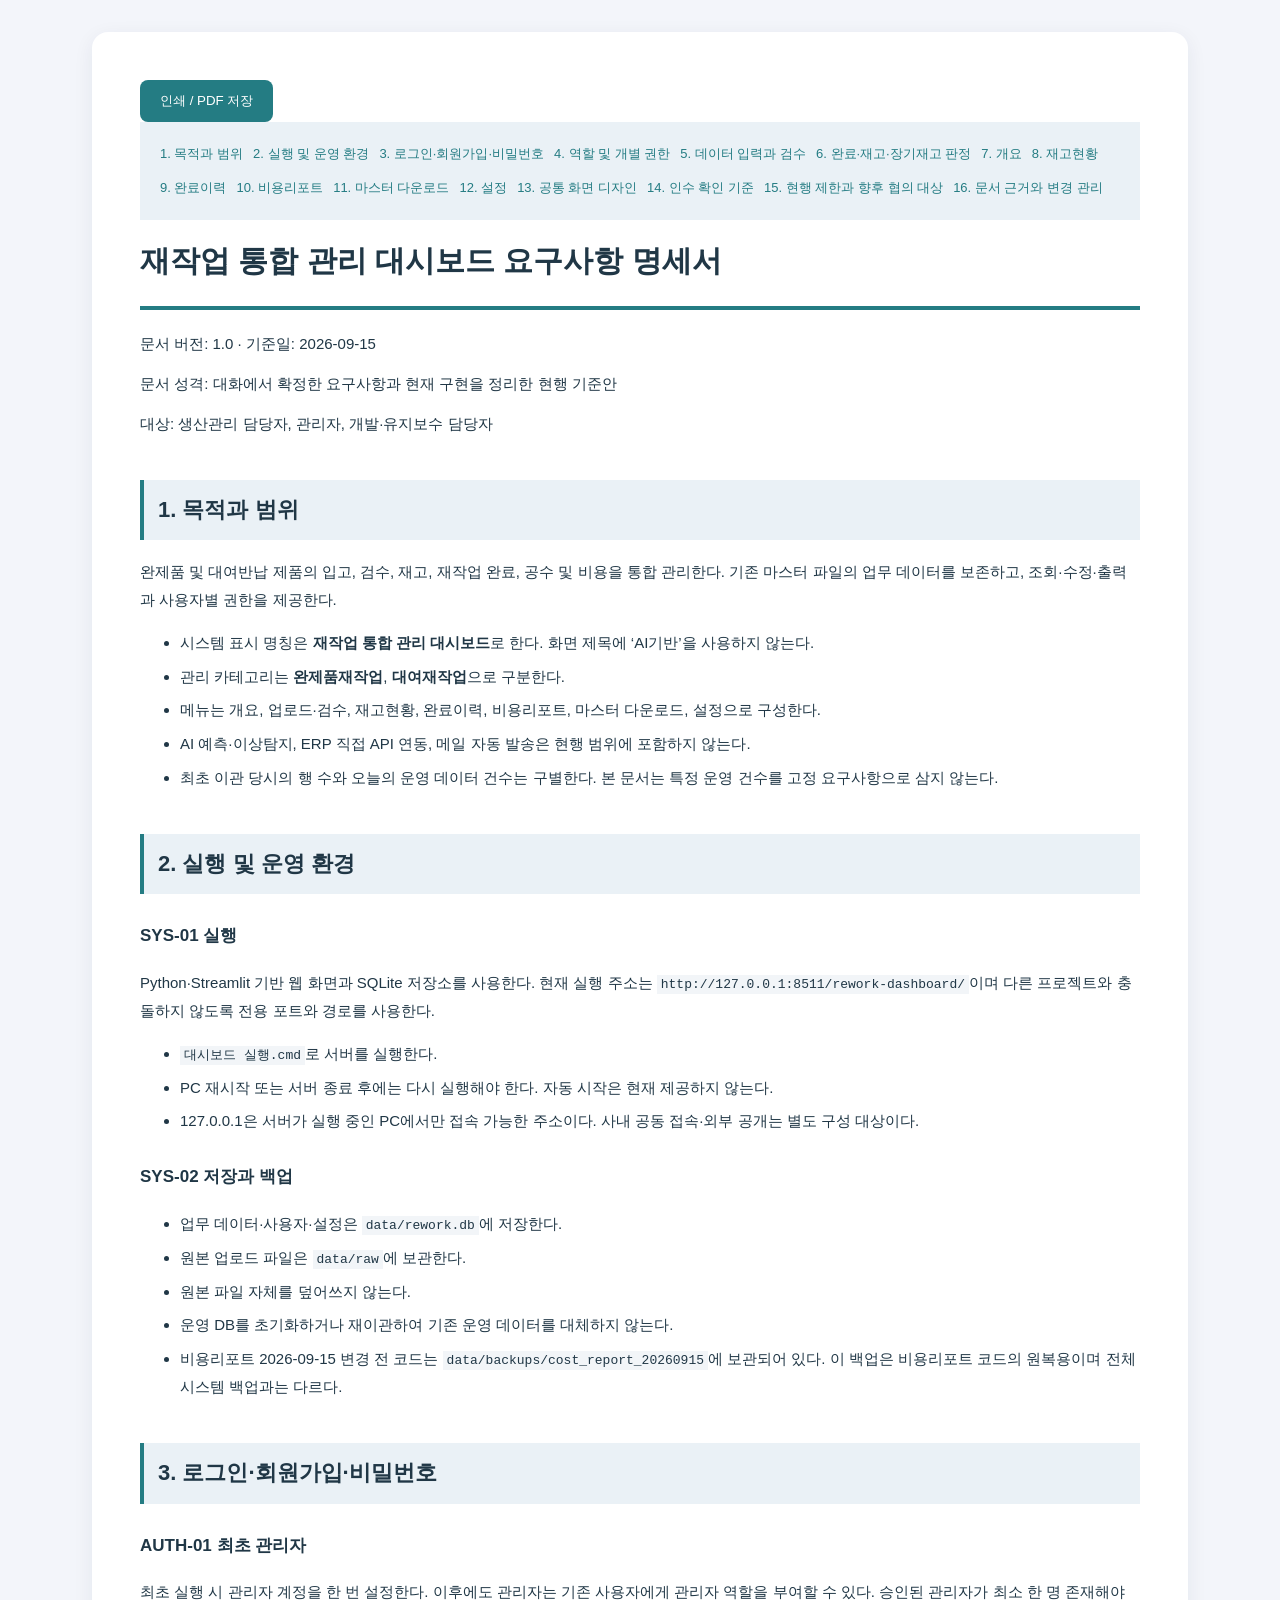
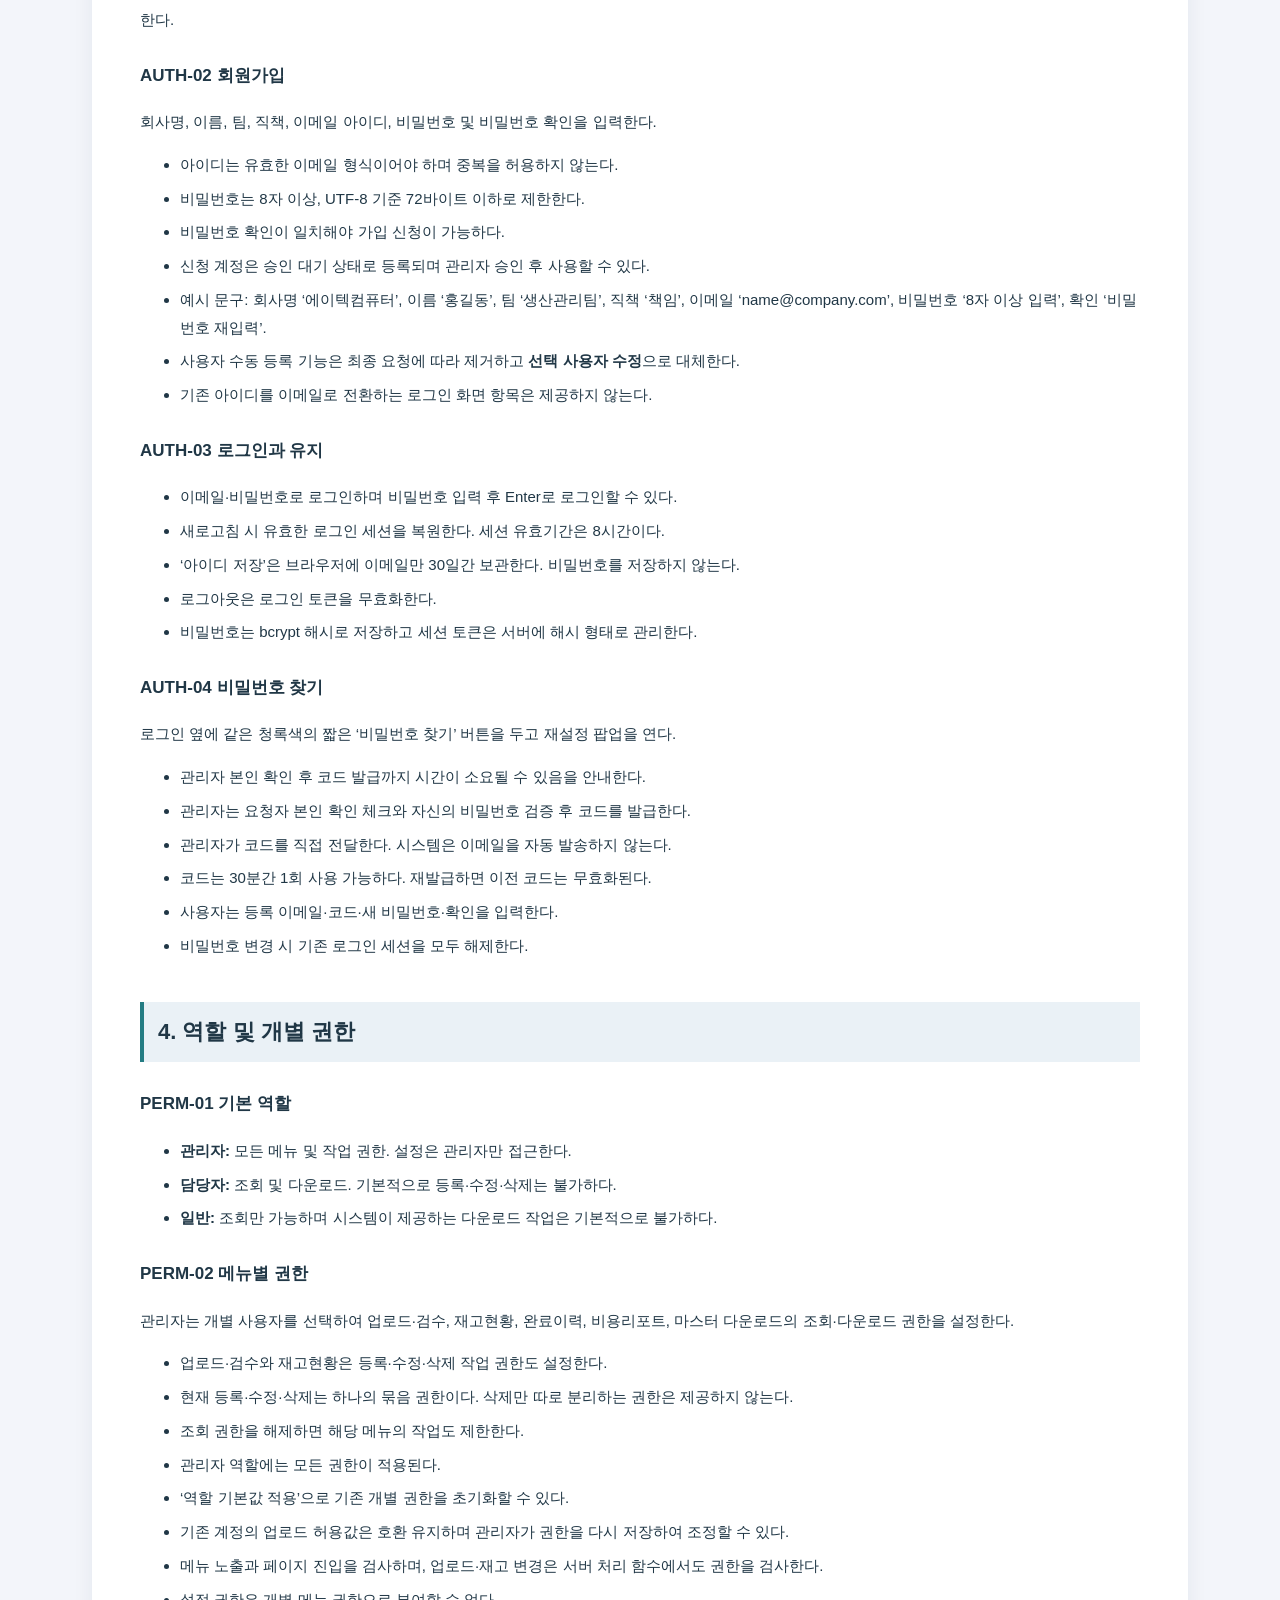
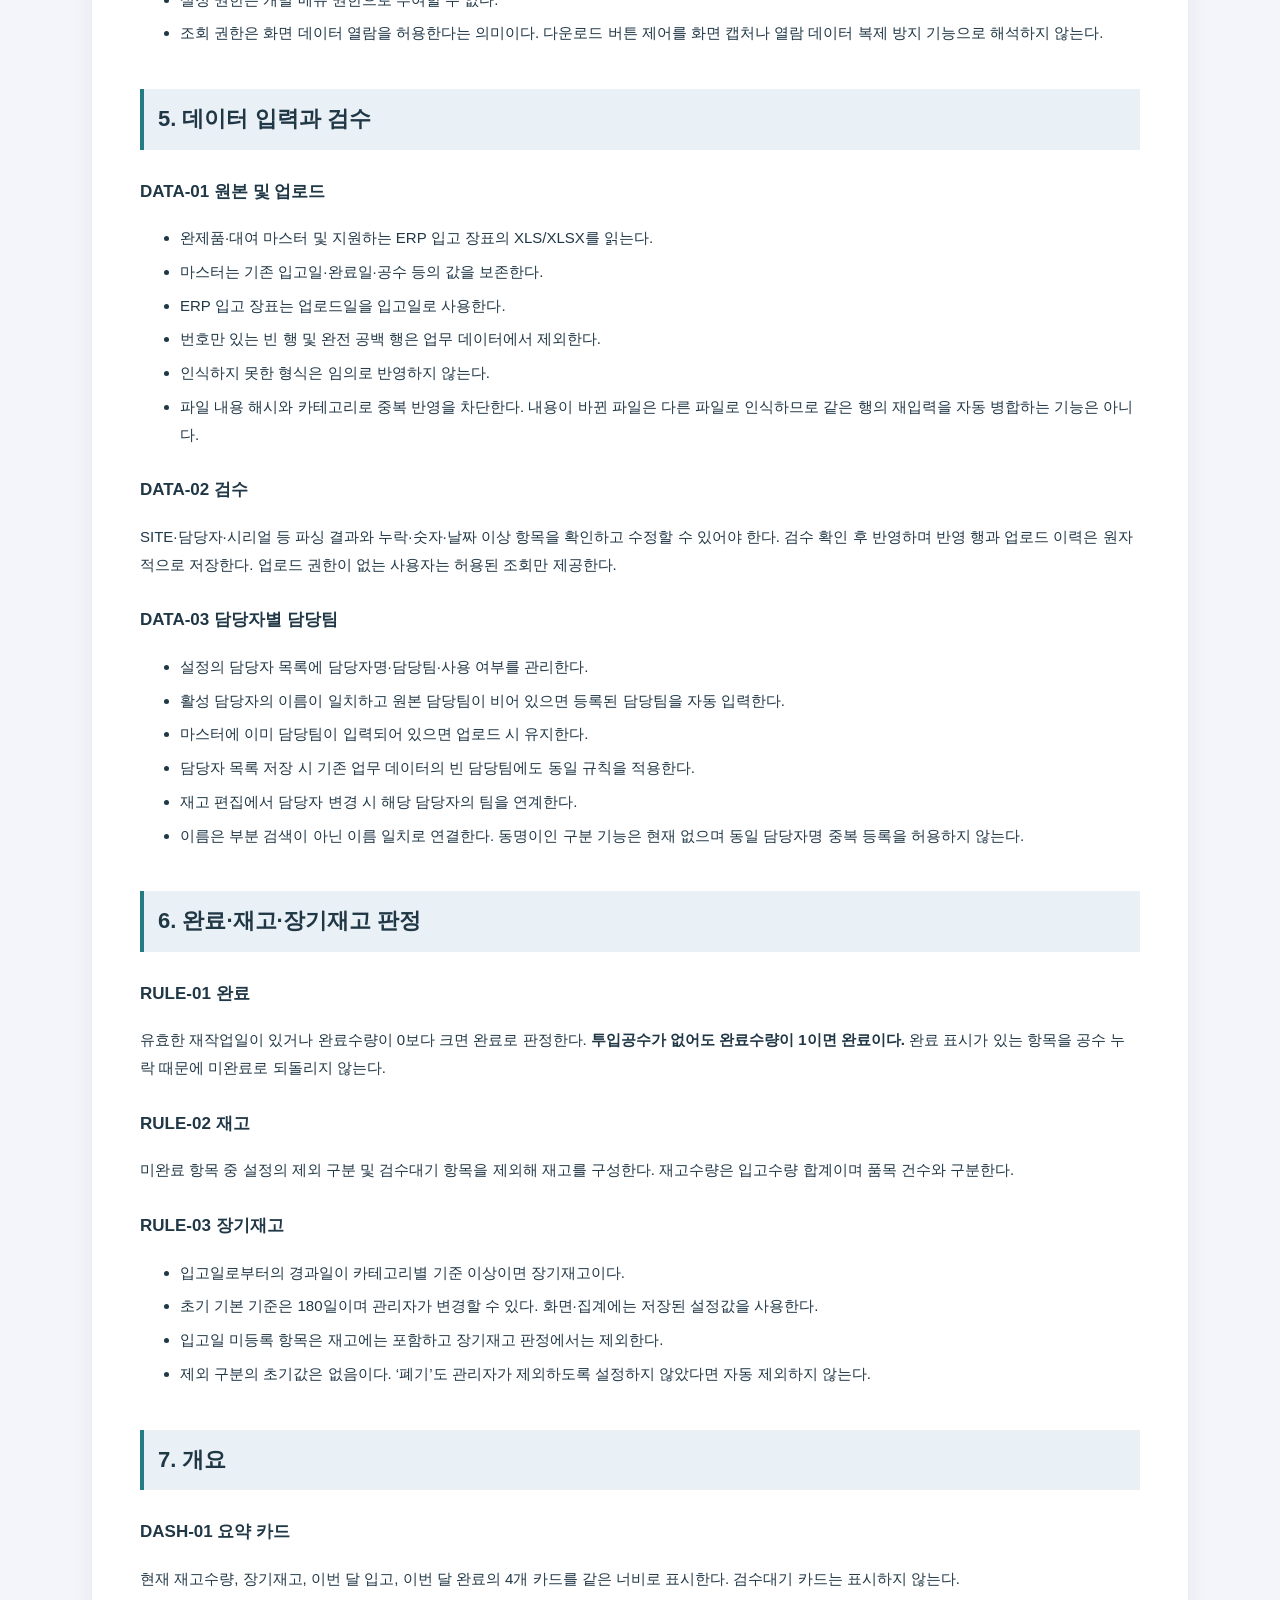
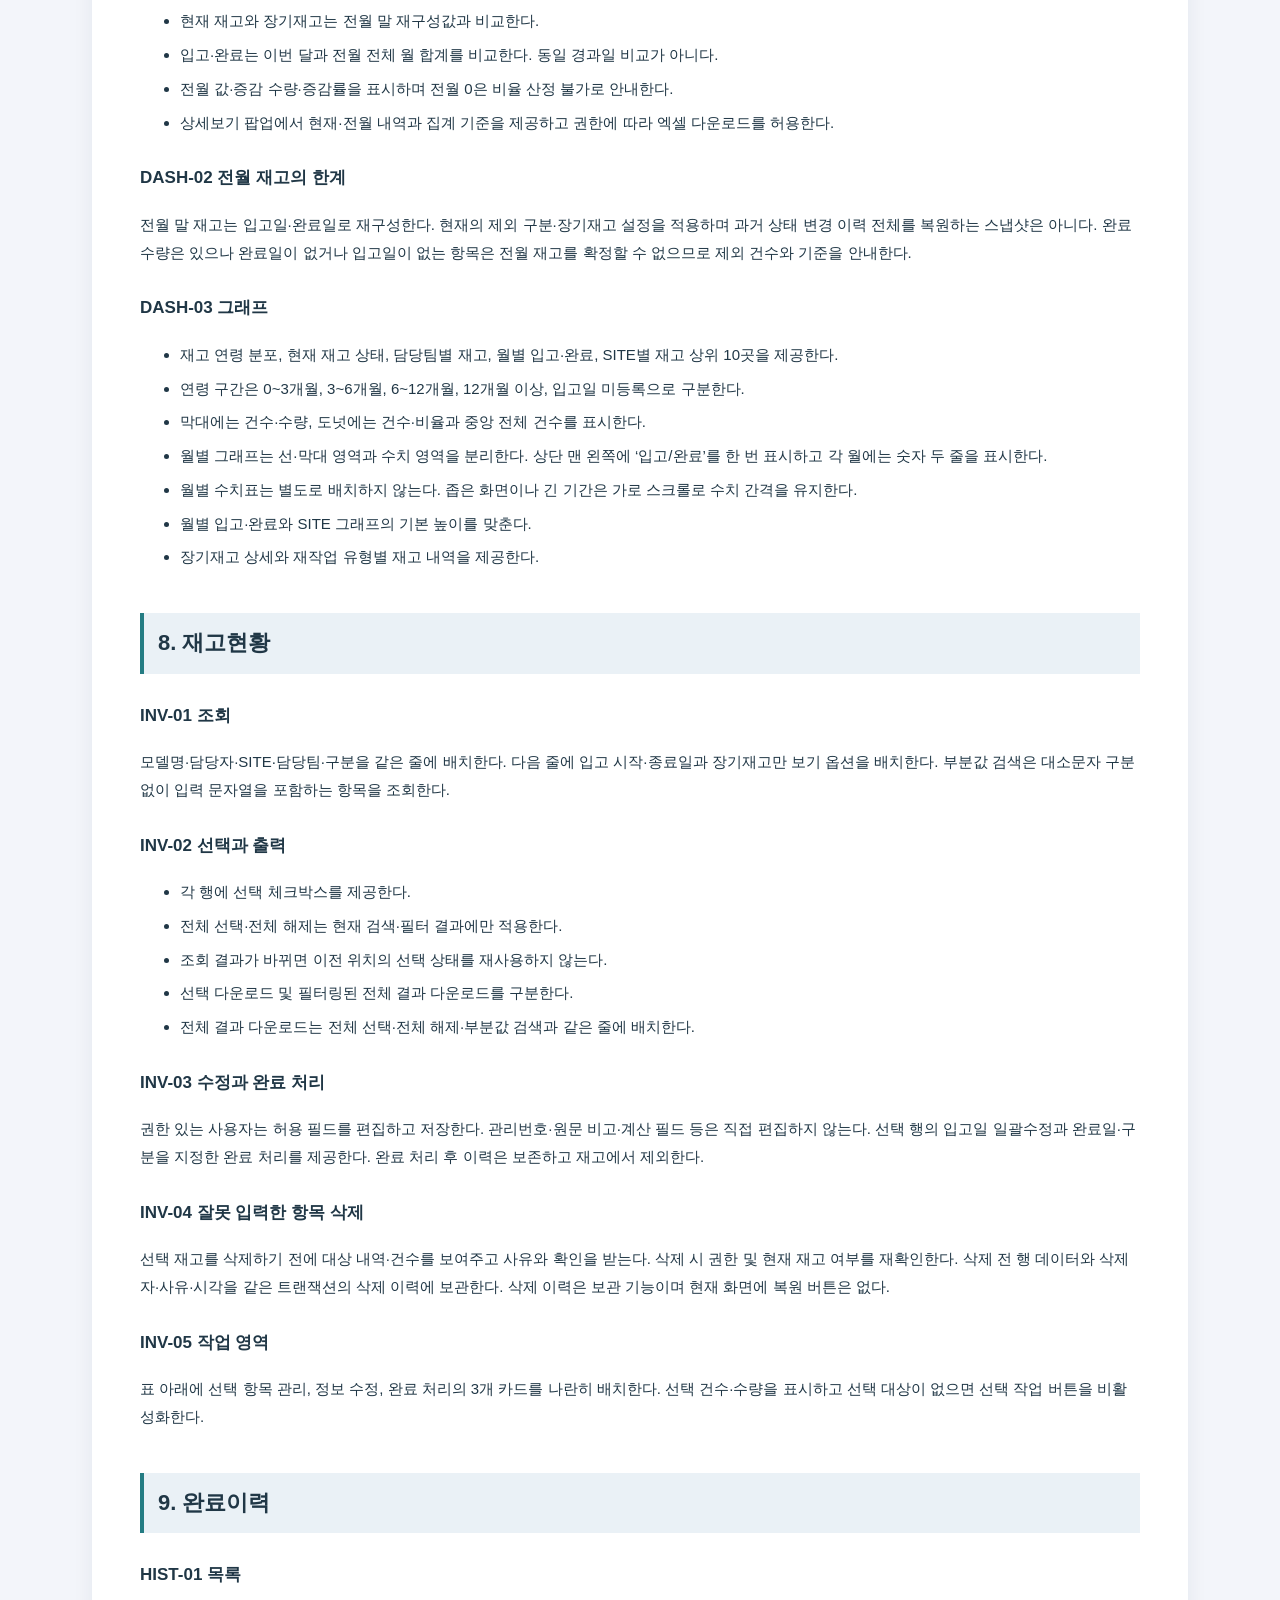
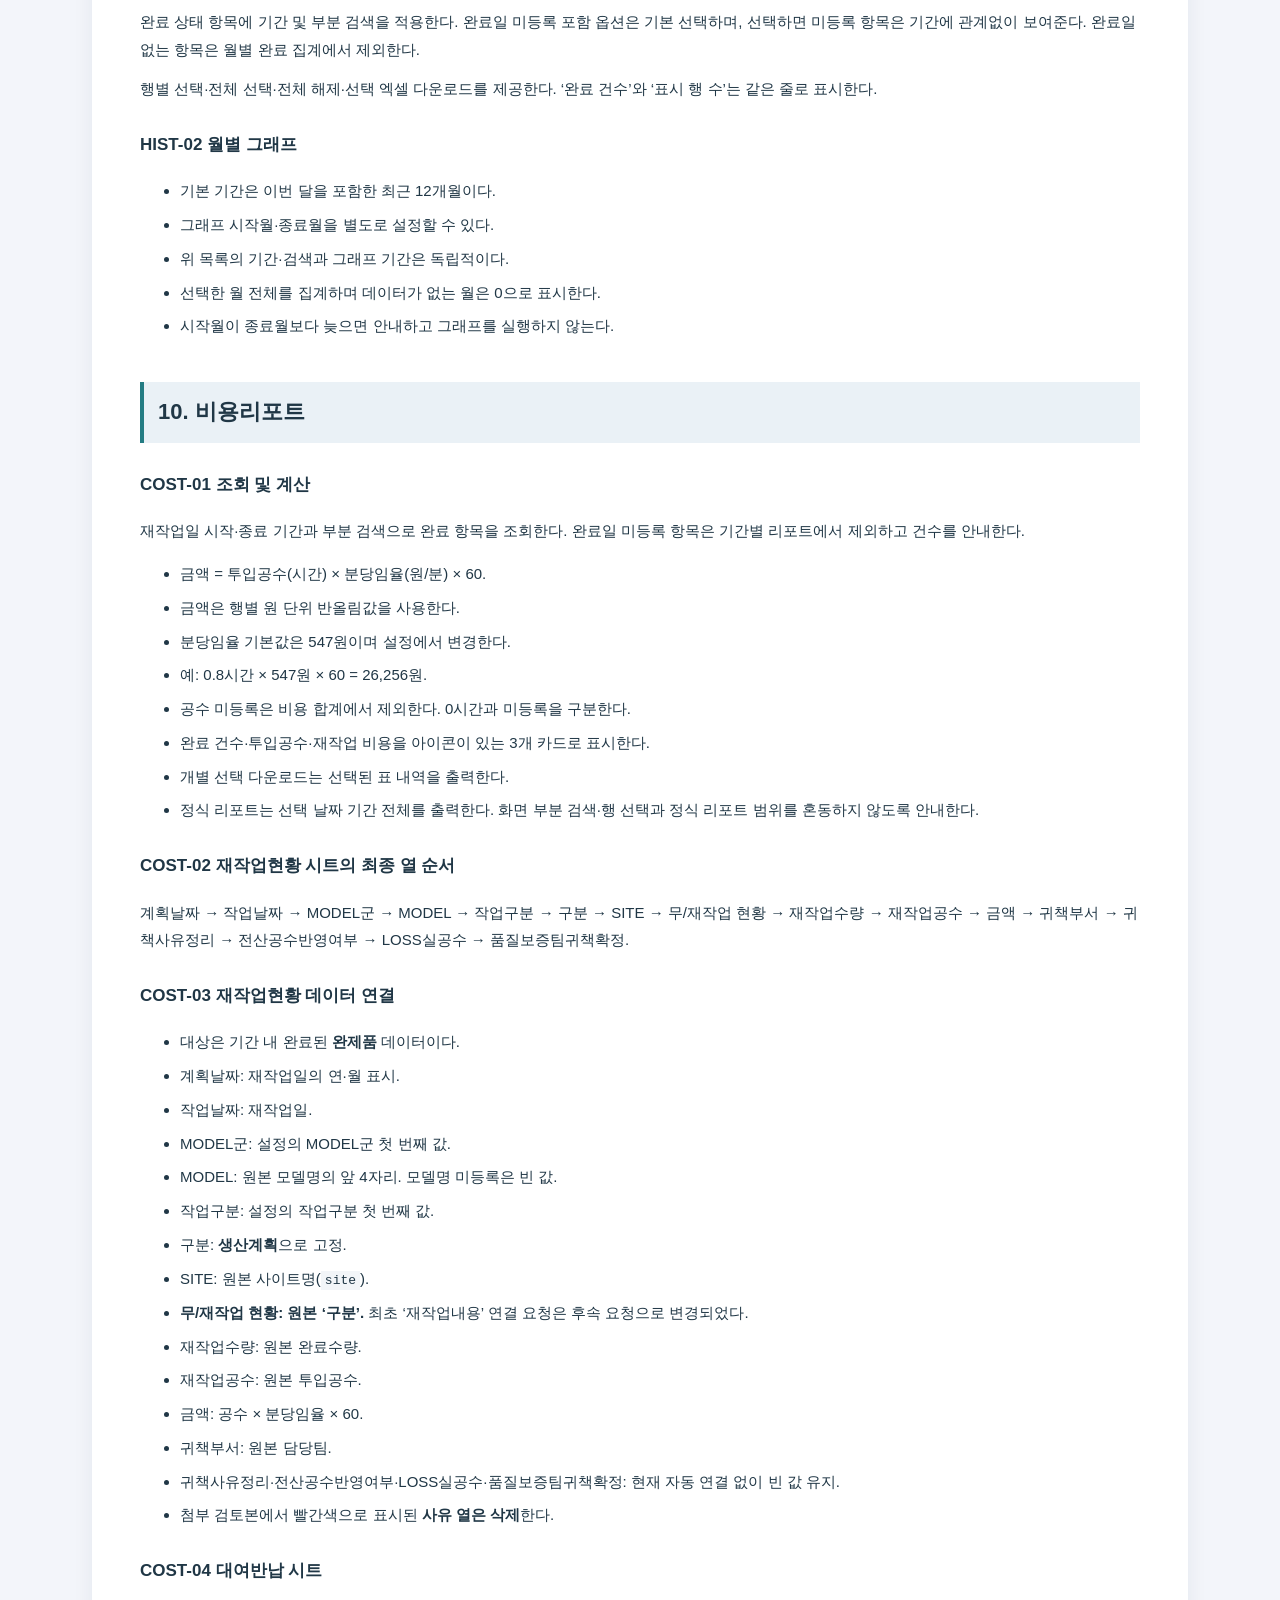
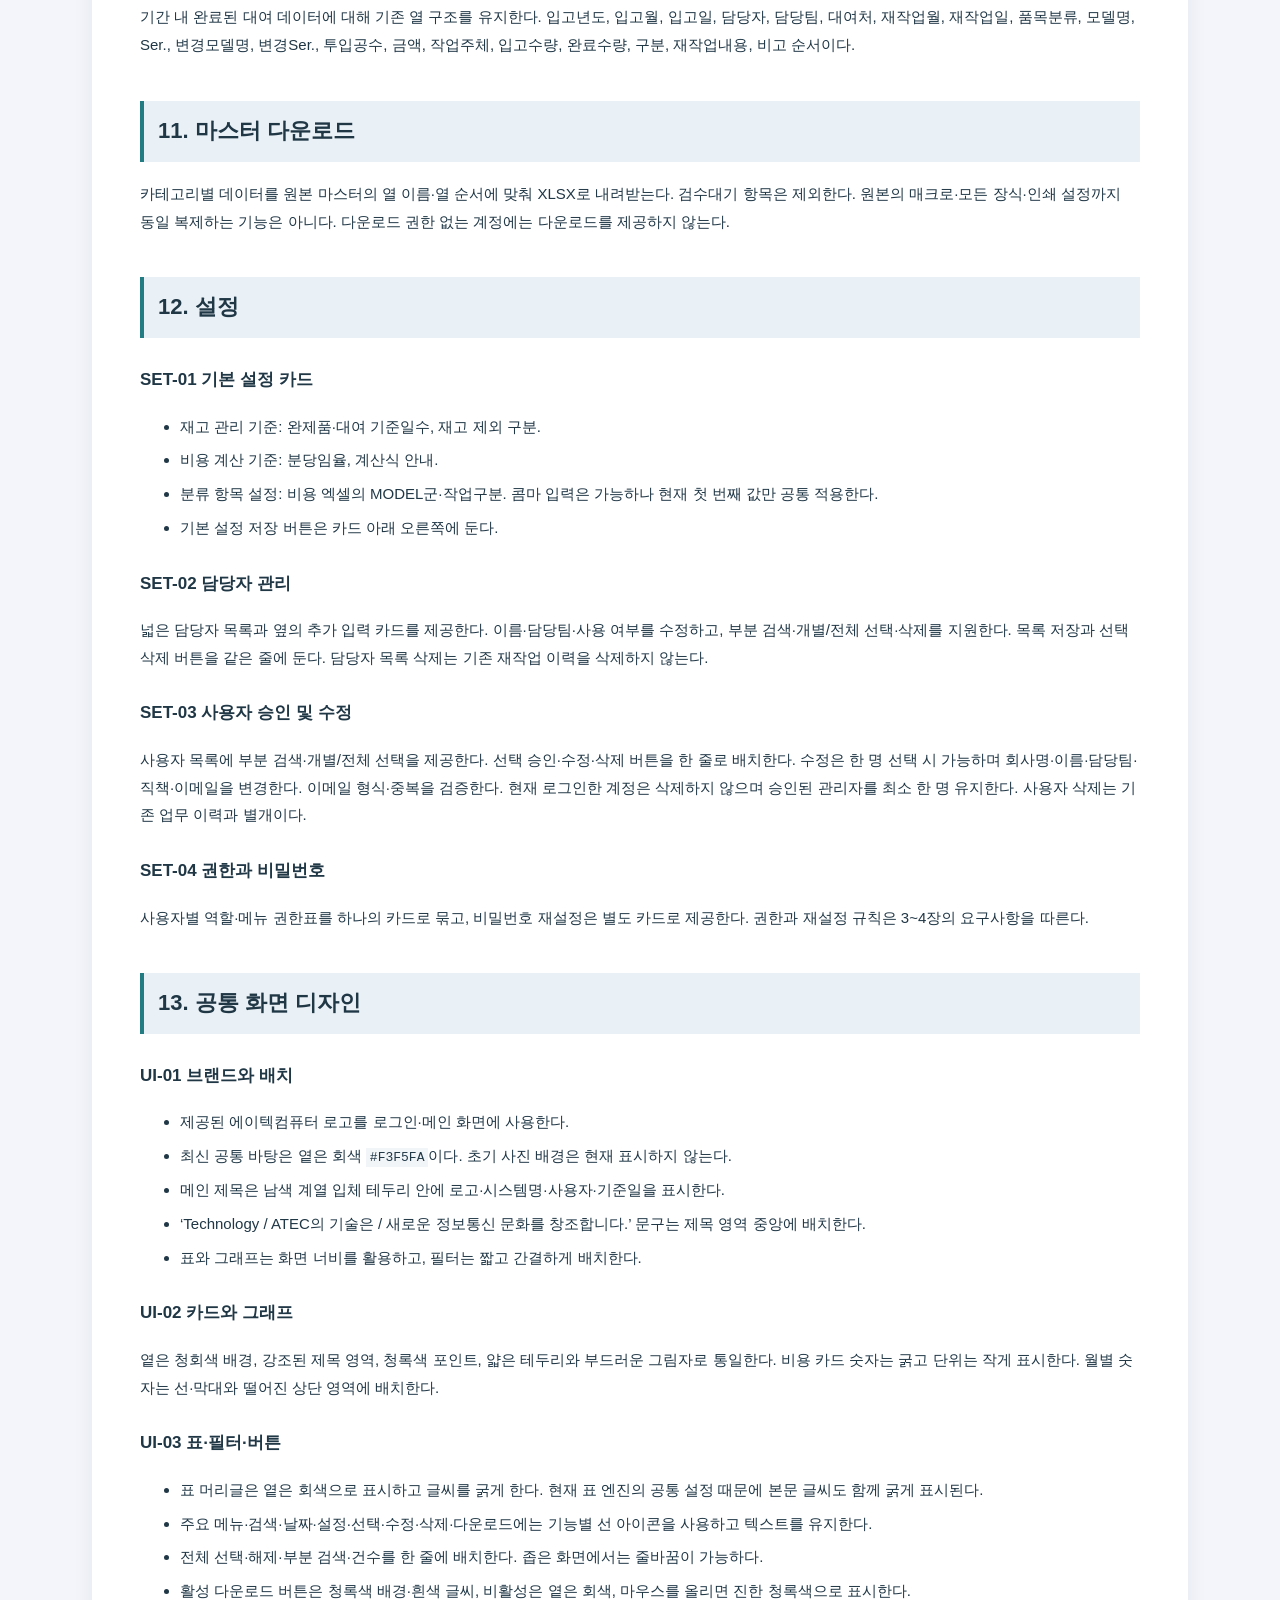
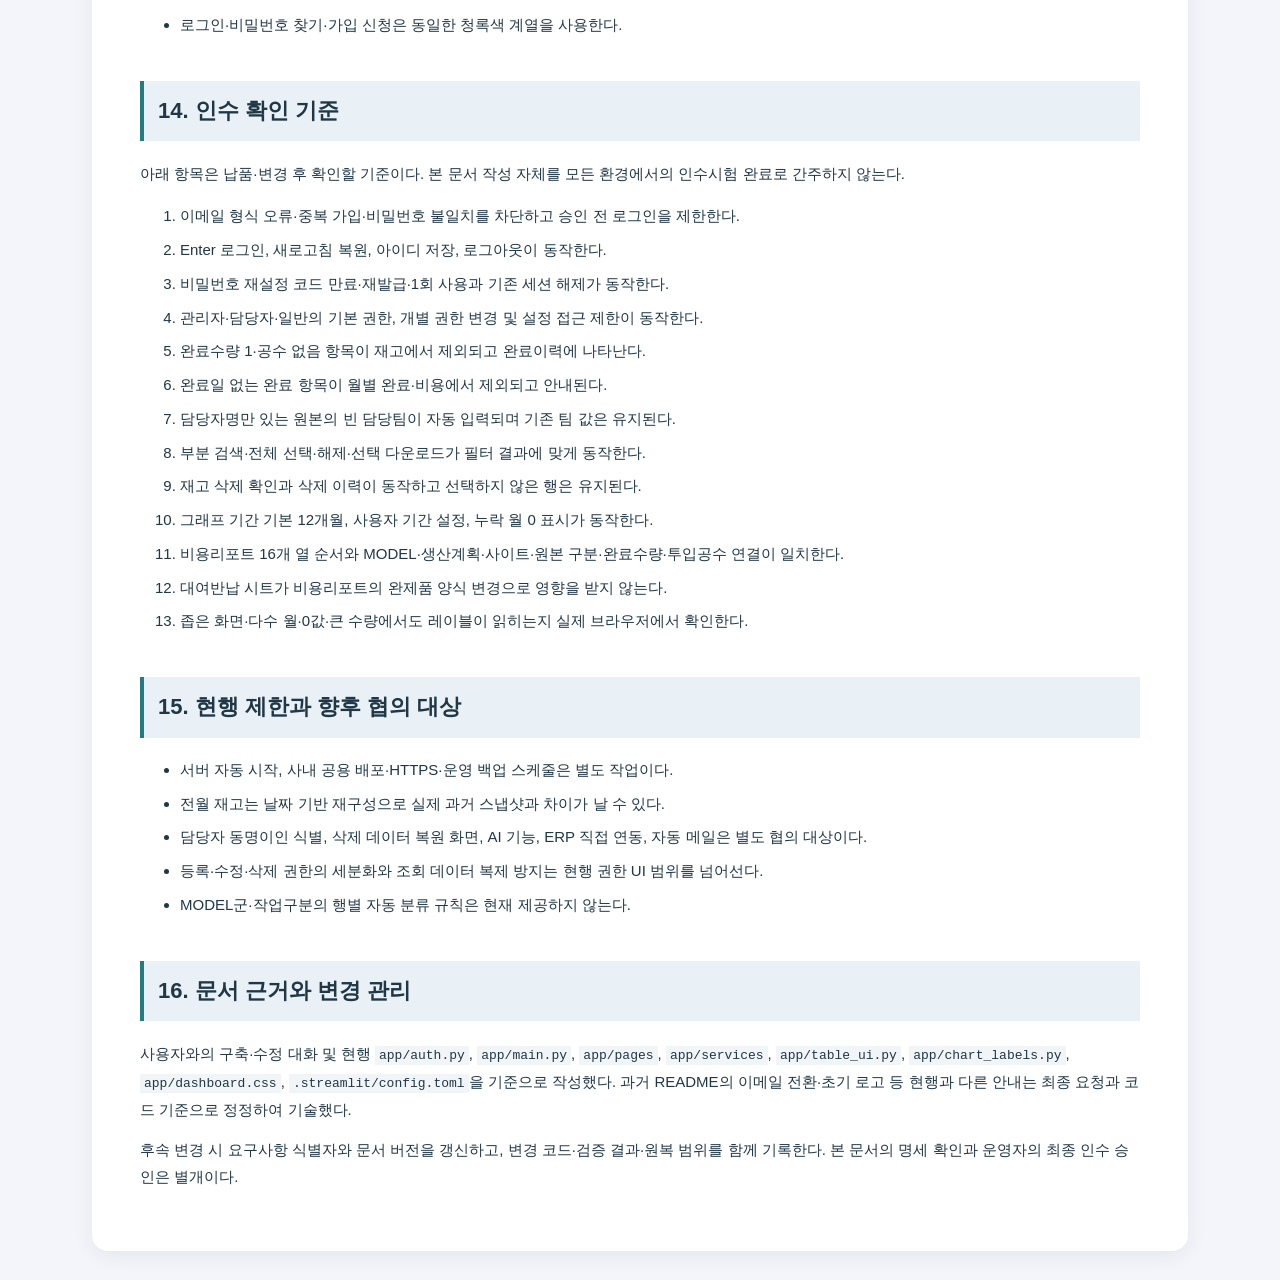
<file: 요구사항명세서_재작업통합관리_20260915.html>
<!doctype html><html lang="ko"><meta charset="utf-8"><meta name="viewport" content="width=device-width,initial-scale=1"><title>재작업 통합 관리 대시보드 요구사항 명세서</title><style>
body{margin:0;background:#f3f5fa;color:#203746;font:15px/1.85 'Malgun Gothic',sans-serif}main{max-width:1000px;margin:32px auto;padding:48px;background:white;border-radius:16px;box-shadow:0 5px 20px #18304912}h1{font-size:30px;line-height:1.4;border-bottom:4px solid #247c83;padding-bottom:24px}h2{margin-top:42px;padding:10px 14px;background:#eaf1f6;border-left:4px solid #247c83;font-size:22px;break-after:avoid}h3{margin-top:26px;font-size:17px;break-after:avoid}li{margin-bottom:6px}code{overflow-wrap:anywhere;font-size:13px;background:#f2f5f8;padding:2px 4px}nav{display:flex;flex-wrap:wrap;gap:10px;padding:20px;background:#eaf1f6}nav a{color:#247c83;text-decoration:none;font-size:13px}button{background:#247c83;color:white;border:0;border-radius:8px;padding:12px 20px;cursor:pointer}p{margin:12px 0}@media print{body{background:white;font-size:10pt}main{margin:0;padding:0;box-shadow:none}nav,button{display:none}h2{font-size:15pt}h1{font-size:22pt}@page{size:A4;margin:18mm}}@media(max-width:700px){main{margin:0;padding:20px}}
</style><main><button onclick="window.print()">인쇄 / PDF 저장</button><nav><a href="#s4">1. 목적과 범위</a><a href="#s13">2. 실행 및 운영 환경</a><a href="#s29">3. 로그인·회원가입·비밀번호</a><a href="#s61">4. 역할 및 개별 권한</a><a href="#s81">5. 데이터 입력과 검수</a><a href="#s102">6. 완료·재고·장기재고 판정</a><a href="#s114">7. 개요</a><a href="#s135">8. 재고현황</a><a href="#s152">9. 완료이력</a><a href="#s164">10. 비용리포트</a><a href="#s199">11. 마스터 다운로드</a><a href="#s201">12. 설정</a><a href="#s215">13. 공통 화면 디자인</a><a href="#s234">14. 인수 확인 기준</a><a href="#s251">15. 현행 제한과 향후 협의 대상</a><a href="#s259">16. 문서 근거와 변경 관리</a></nav><h1 id="s0">재작업 통합 관리 대시보드 요구사항 명세서</h1><p>문서 버전: 1.0 · 기준일: 2026-09-15</p><p>문서 성격: 대화에서 확정한 요구사항과 현재 구현을 정리한 현행 기준안</p><p>대상: 생산관리 담당자, 관리자, 개발·유지보수 담당자</p><h2 id="s4">1. 목적과 범위</h2><p>완제품 및 대여반납 제품의 입고, 검수, 재고, 재작업 완료, 공수 및 비용을 통합 관리한다. 기존 마스터 파일의 업무 데이터를 보존하고, 조회·수정·출력과 사용자별 권한을 제공한다.</p><ul><li>시스템 표시 명칭은 <strong>재작업 통합 관리 대시보드</strong>로 한다. 화면 제목에 ‘AI기반’을 사용하지 않는다.</li><li>관리 카테고리는 <strong>완제품재작업</strong>, <strong>대여재작업</strong>으로 구분한다.</li><li>메뉴는 개요, 업로드·검수, 재고현황, 완료이력, 비용리포트, 마스터 다운로드, 설정으로 구성한다.</li><li>AI 예측·이상탐지, ERP 직접 API 연동, 메일 자동 발송은 현행 범위에 포함하지 않는다.</li><li>최초 이관 당시의 행 수와 오늘의 운영 데이터 건수는 구별한다. 본 문서는 특정 운영 건수를 고정 요구사항으로 삼지 않는다.</li></ul><h2 id="s13">2. 실행 및 운영 환경</h2><h3 id="s14">SYS-01 실행</h3><p>Python·Streamlit 기반 웹 화면과 SQLite 저장소를 사용한다. 현재 실행 주소는 <code>http://127.0.0.1:8511/rework-dashboard/</code>이며 다른 프로젝트와 충돌하지 않도록 전용 포트와 경로를 사용한다.</p><ul><li><code>대시보드 실행.cmd</code>로 서버를 실행한다.</li><li>PC 재시작 또는 서버 종료 후에는 다시 실행해야 한다. 자동 시작은 현재 제공하지 않는다.</li><li>127.0.0.1은 서버가 실행 중인 PC에서만 접속 가능한 주소이다. 사내 공동 접속·외부 공개는 별도 구성 대상이다.</li></ul><h3 id="s21">SYS-02 저장과 백업</h3><ul><li>업무 데이터·사용자·설정은 <code>data/rework.db</code>에 저장한다.</li><li>원본 업로드 파일은 <code>data/raw</code>에 보관한다.</li><li>원본 파일 자체를 덮어쓰지 않는다.</li><li>운영 DB를 초기화하거나 재이관하여 기존 운영 데이터를 대체하지 않는다.</li><li>비용리포트 2026-09-15 변경 전 코드는 <code>data/backups/cost_report_20260915</code>에 보관되어 있다. 이 백업은 비용리포트 코드의 원복용이며 전체 시스템 백업과는 다르다.</li></ul><h2 id="s29">3. 로그인·회원가입·비밀번호</h2><h3 id="s30">AUTH-01 최초 관리자</h3><p>최초 실행 시 관리자 계정을 한 번 설정한다. 이후에도 관리자는 기존 사용자에게 관리자 역할을 부여할 수 있다. 승인된 관리자가 최소 한 명 존재해야 한다.</p><h3 id="s32">AUTH-02 회원가입</h3><p>회사명, 이름, 팀, 직책, 이메일 아이디, 비밀번호 및 비밀번호 확인을 입력한다.</p><ul><li>아이디는 유효한 이메일 형식이어야 하며 중복을 허용하지 않는다.</li><li>비밀번호는 8자 이상, UTF-8 기준 72바이트 이하로 제한한다.</li><li>비밀번호 확인이 일치해야 가입 신청이 가능하다.</li><li>신청 계정은 승인 대기 상태로 등록되며 관리자 승인 후 사용할 수 있다.</li><li>예시 문구: 회사명 ‘에이텍컴퓨터’, 이름 ‘홍길동’, 팀 ‘생산관리팀’, 직책 ‘책임’, 이메일 ‘name@company.com’, 비밀번호 ‘8자 이상 입력’, 확인 ‘비밀번호 재입력’.</li><li>사용자 수동 등록 기능은 최종 요청에 따라 제거하고 <strong>선택 사용자 수정</strong>으로 대체한다.</li><li>기존 아이디를 이메일로 전환하는 로그인 화면 항목은 제공하지 않는다.</li></ul><h3 id="s43">AUTH-03 로그인과 유지</h3><ul><li>이메일·비밀번호로 로그인하며 비밀번호 입력 후 Enter로 로그인할 수 있다.</li><li>새로고침 시 유효한 로그인 세션을 복원한다. 세션 유효기간은 8시간이다.</li><li>‘아이디 저장’은 브라우저에 이메일만 30일간 보관한다. 비밀번호를 저장하지 않는다.</li><li>로그아웃은 로그인 토큰을 무효화한다.</li><li>비밀번호는 bcrypt 해시로 저장하고 세션 토큰은 서버에 해시 형태로 관리한다.</li></ul><h3 id="s51">AUTH-04 비밀번호 찾기</h3><p>로그인 옆에 같은 청록색의 짧은 ‘비밀번호 찾기’ 버튼을 두고 재설정 팝업을 연다.</p><ul><li>관리자 본인 확인 후 코드 발급까지 시간이 소요될 수 있음을 안내한다.</li><li>관리자는 요청자 본인 확인 체크와 자신의 비밀번호 검증 후 코드를 발급한다.</li><li>관리자가 코드를 직접 전달한다. 시스템은 이메일을 자동 발송하지 않는다.</li><li>코드는 30분간 1회 사용 가능하다. 재발급하면 이전 코드는 무효화된다.</li><li>사용자는 등록 이메일·코드·새 비밀번호·확인을 입력한다.</li><li>비밀번호 변경 시 기존 로그인 세션을 모두 해제한다.</li></ul><h2 id="s61">4. 역할 및 개별 권한</h2><h3 id="s62">PERM-01 기본 역할</h3><ul><li><strong>관리자:</strong> 모든 메뉴 및 작업 권한. 설정은 관리자만 접근한다.</li><li><strong>담당자:</strong> 조회 및 다운로드. 기본적으로 등록·수정·삭제는 불가하다.</li><li><strong>일반:</strong> 조회만 가능하며 시스템이 제공하는 다운로드 작업은 기본적으로 불가하다.</li></ul><h3 id="s68">PERM-02 메뉴별 권한</h3><p>관리자는 개별 사용자를 선택하여 업로드·검수, 재고현황, 완료이력, 비용리포트, 마스터 다운로드의 조회·다운로드 권한을 설정한다.</p><ul><li>업로드·검수와 재고현황은 등록·수정·삭제 작업 권한도 설정한다.</li><li>현재 등록·수정·삭제는 하나의 묶음 권한이다. 삭제만 따로 분리하는 권한은 제공하지 않는다.</li><li>조회 권한을 해제하면 해당 메뉴의 작업도 제한한다.</li><li>관리자 역할에는 모든 권한이 적용된다.</li><li>‘역할 기본값 적용’으로 기존 개별 권한을 초기화할 수 있다.</li><li>기존 계정의 업로드 허용값은 호환 유지하며 관리자가 권한을 다시 저장하여 조정할 수 있다.</li><li>메뉴 노출과 페이지 진입을 검사하며, 업로드·재고 변경은 서버 처리 함수에서도 권한을 검사한다.</li><li>설정 권한은 개별 메뉴 권한으로 부여할 수 없다.</li><li>조회 권한은 화면 데이터 열람을 허용한다는 의미이다. 다운로드 버튼 제어를 화면 캡처나 열람 데이터 복제 방지 기능으로 해석하지 않는다.</li></ul><h2 id="s81">5. 데이터 입력과 검수</h2><h3 id="s82">DATA-01 원본 및 업로드</h3><ul><li>완제품·대여 마스터 및 지원하는 ERP 입고 장표의 XLS/XLSX를 읽는다.</li><li>마스터는 기존 입고일·완료일·공수 등의 값을 보존한다.</li><li>ERP 입고 장표는 업로드일을 입고일로 사용한다.</li><li>번호만 있는 빈 행 및 완전 공백 행은 업무 데이터에서 제외한다.</li><li>인식하지 못한 형식은 임의로 반영하지 않는다.</li><li>파일 내용 해시와 카테고리로 중복 반영을 차단한다. 내용이 바뀐 파일은 다른 파일로 인식하므로 같은 행의 재입력을 자동 병합하는 기능은 아니다.</li></ul><h3 id="s91">DATA-02 검수</h3><p>SITE·담당자·시리얼 등 파싱 결과와 누락·숫자·날짜 이상 항목을 확인하고 수정할 수 있어야 한다. 검수 확인 후 반영하며 반영 행과 업로드 이력은 원자적으로 저장한다. 업로드 권한이 없는 사용자는 허용된 조회만 제공한다.</p><h3 id="s93">DATA-03 담당자별 담당팀</h3><ul><li>설정의 담당자 목록에 담당자명·담당팀·사용 여부를 관리한다.</li><li>활성 담당자의 이름이 일치하고 원본 담당팀이 비어 있으면 등록된 담당팀을 자동 입력한다.</li><li>마스터에 이미 담당팀이 입력되어 있으면 업로드 시 유지한다.</li><li>담당자 목록 저장 시 기존 업무 데이터의 빈 담당팀에도 동일 규칙을 적용한다.</li><li>재고 편집에서 담당자 변경 시 해당 담당자의 팀을 연계한다.</li><li>이름은 부분 검색이 아닌 이름 일치로 연결한다. 동명이인 구분 기능은 현재 없으며 동일 담당자명 중복 등록을 허용하지 않는다.</li></ul><h2 id="s102">6. 완료·재고·장기재고 판정</h2><h3 id="s103">RULE-01 완료</h3><p>유효한 재작업일이 있거나 완료수량이 0보다 크면 완료로 판정한다. <strong>투입공수가 없어도 완료수량이 1이면 완료이다.</strong> 완료 표시가 있는 항목을 공수 누락 때문에 미완료로 되돌리지 않는다.</p><h3 id="s105">RULE-02 재고</h3><p>미완료 항목 중 설정의 제외 구분 및 검수대기 항목을 제외해 재고를 구성한다. 재고수량은 입고수량 합계이며 품목 건수와 구분한다.</p><h3 id="s107">RULE-03 장기재고</h3><ul><li>입고일로부터의 경과일이 카테고리별 기준 이상이면 장기재고이다.</li><li>초기 기본 기준은 180일이며 관리자가 변경할 수 있다. 화면·집계에는 저장된 설정값을 사용한다.</li><li>입고일 미등록 항목은 재고에는 포함하고 장기재고 판정에서는 제외한다.</li><li>제외 구분의 초기값은 없음이다. ‘폐기’도 관리자가 제외하도록 설정하지 않았다면 자동 제외하지 않는다.</li></ul><h2 id="s114">7. 개요</h2><h3 id="s115">DASH-01 요약 카드</h3><p>현재 재고수량, 장기재고, 이번 달 입고, 이번 달 완료의 4개 카드를 같은 너비로 표시한다. 검수대기 카드는 표시하지 않는다.</p><ul><li>현재 재고와 장기재고는 전월 말 재구성값과 비교한다.</li><li>입고·완료는 이번 달과 전월 전체 월 합계를 비교한다. 동일 경과일 비교가 아니다.</li><li>전월 값·증감 수량·증감률을 표시하며 전월 0은 비율 산정 불가로 안내한다.</li><li>상세보기 팝업에서 현재·전월 내역과 집계 기준을 제공하고 권한에 따라 엑셀 다운로드를 허용한다.</li></ul><h3 id="s123">DASH-02 전월 재고의 한계</h3><p>전월 말 재고는 입고일·완료일로 재구성한다. 현재의 제외 구분·장기재고 설정을 적용하며 과거 상태 변경 이력 전체를 복원하는 스냅샷은 아니다. 완료수량은 있으나 완료일이 없거나 입고일이 없는 항목은 전월 재고를 확정할 수 없으므로 제외 건수와 기준을 안내한다.</p><h3 id="s125">DASH-03 그래프</h3><ul><li>재고 연령 분포, 현재 재고 상태, 담당팀별 재고, 월별 입고·완료, SITE별 재고 상위 10곳을 제공한다.</li><li>연령 구간은 0~3개월, 3~6개월, 6~12개월, 12개월 이상, 입고일 미등록으로 구분한다.</li><li>막대에는 건수·수량, 도넛에는 건수·비율과 중앙 전체 건수를 표시한다.</li><li>월별 그래프는 선·막대 영역과 수치 영역을 분리한다. 상단 맨 왼쪽에 ‘입고/완료’를 한 번 표시하고 각 월에는 숫자 두 줄을 표시한다.</li><li>월별 수치표는 별도로 배치하지 않는다. 좁은 화면이나 긴 기간은 가로 스크롤로 수치 간격을 유지한다.</li><li>월별 입고·완료와 SITE 그래프의 기본 높이를 맞춘다.</li><li>장기재고 상세와 재작업 유형별 재고 내역을 제공한다.</li></ul><h2 id="s135">8. 재고현황</h2><h3 id="s136">INV-01 조회</h3><p>모델명·담당자·SITE·담당팀·구분을 같은 줄에 배치한다. 다음 줄에 입고 시작·종료일과 장기재고만 보기 옵션을 배치한다. 부분값 검색은 대소문자 구분 없이 입력 문자열을 포함하는 항목을 조회한다.</p><h3 id="s138">INV-02 선택과 출력</h3><ul><li>각 행에 선택 체크박스를 제공한다.</li><li>전체 선택·전체 해제는 현재 검색·필터 결과에만 적용한다.</li><li>조회 결과가 바뀌면 이전 위치의 선택 상태를 재사용하지 않는다.</li><li>선택 다운로드 및 필터링된 전체 결과 다운로드를 구분한다.</li><li>전체 결과 다운로드는 전체 선택·전체 해제·부분값 검색과 같은 줄에 배치한다.</li></ul><h3 id="s146">INV-03 수정과 완료 처리</h3><p>권한 있는 사용자는 허용 필드를 편집하고 저장한다. 관리번호·원문 비고·계산 필드 등은 직접 편집하지 않는다. 선택 행의 입고일 일괄수정과 완료일·구분을 지정한 완료 처리를 제공한다. 완료 처리 후 이력은 보존하고 재고에서 제외한다.</p><h3 id="s148">INV-04 잘못 입력한 항목 삭제</h3><p>선택 재고를 삭제하기 전에 대상 내역·건수를 보여주고 사유와 확인을 받는다. 삭제 시 권한 및 현재 재고 여부를 재확인한다. 삭제 전 행 데이터와 삭제자·사유·시각을 같은 트랜잭션의 삭제 이력에 보관한다. 삭제 이력은 보관 기능이며 현재 화면에 복원 버튼은 없다.</p><h3 id="s150">INV-05 작업 영역</h3><p>표 아래에 선택 항목 관리, 정보 수정, 완료 처리의 3개 카드를 나란히 배치한다. 선택 건수·수량을 표시하고 선택 대상이 없으면 선택 작업 버튼을 비활성화한다.</p><h2 id="s152">9. 완료이력</h2><h3 id="s153">HIST-01 목록</h3><p>완료 상태 항목에 기간 및 부분 검색을 적용한다. 완료일 미등록 포함 옵션은 기본 선택하며, 선택하면 미등록 항목은 기간에 관계없이 보여준다. 완료일 없는 항목은 월별 완료 집계에서 제외한다.</p><p>행별 선택·전체 선택·전체 해제·선택 엑셀 다운로드를 제공한다. ‘완료 건수’와 ‘표시 행 수’는 같은 줄로 표시한다.</p><h3 id="s156">HIST-02 월별 그래프</h3><ul><li>기본 기간은 이번 달을 포함한 최근 12개월이다.</li><li>그래프 시작월·종료월을 별도로 설정할 수 있다.</li><li>위 목록의 기간·검색과 그래프 기간은 독립적이다.</li><li>선택한 월 전체를 집계하며 데이터가 없는 월은 0으로 표시한다.</li><li>시작월이 종료월보다 늦으면 안내하고 그래프를 실행하지 않는다.</li></ul><h2 id="s164">10. 비용리포트</h2><h3 id="s165">COST-01 조회 및 계산</h3><p>재작업일 시작·종료 기간과 부분 검색으로 완료 항목을 조회한다. 완료일 미등록 항목은 기간별 리포트에서 제외하고 건수를 안내한다.</p><ul><li>금액 = 투입공수(시간) × 분당임율(원/분) × 60.</li><li>금액은 행별 원 단위 반올림값을 사용한다.</li><li>분당임율 기본값은 547원이며 설정에서 변경한다.</li><li>예: 0.8시간 × 547원 × 60 = 26,256원.</li><li>공수 미등록은 비용 합계에서 제외한다. 0시간과 미등록을 구분한다.</li><li>완료 건수·투입공수·재작업 비용을 아이콘이 있는 3개 카드로 표시한다.</li><li>개별 선택 다운로드는 선택된 표 내역을 출력한다.</li><li>정식 리포트는 선택 날짜 기간 전체를 출력한다. 화면 부분 검색·행 선택과 정식 리포트 범위를 혼동하지 않도록 안내한다.</li></ul><h3 id="s177">COST-02 재작업현황 시트의 최종 열 순서</h3><p>계획날짜 → 작업날짜 → MODEL군 → MODEL → 작업구분 → 구분 → SITE → 무/재작업 현황 → 재작업수량 → 재작업공수 → 금액 → 귀책부서 → 귀책사유정리 → 전산공수반영여부 → LOSS실공수 → 품질보증팀귀책확정.</p><h3 id="s179">COST-03 재작업현황 데이터 연결</h3><ul><li>대상은 기간 내 완료된 <strong>완제품</strong> 데이터이다.</li><li>계획날짜: 재작업일의 연·월 표시.</li><li>작업날짜: 재작업일.</li><li>MODEL군: 설정의 MODEL군 첫 번째 값.</li><li>MODEL: 원본 모델명의 앞 4자리. 모델명 미등록은 빈 값.</li><li>작업구분: 설정의 작업구분 첫 번째 값.</li><li>구분: <strong>생산계획</strong>으로 고정.</li><li>SITE: 원본 사이트명(<code>site</code>).</li><li><strong>무/재작업 현황: 원본 ‘구분’.</strong> 최초 ‘재작업내용’ 연결 요청은 후속 요청으로 변경되었다.</li><li>재작업수량: 원본 완료수량.</li><li>재작업공수: 원본 투입공수.</li><li>금액: 공수 × 분당임율 × 60.</li><li>귀책부서: 원본 담당팀.</li><li>귀책사유정리·전산공수반영여부·LOSS실공수·품질보증팀귀책확정: 현재 자동 연결 없이 빈 값 유지.</li><li>첨부 검토본에서 빨간색으로 표시된 <strong>사유 열은 삭제</strong>한다.</li></ul><h3 id="s197">COST-04 대여반납 시트</h3><p>기간 내 완료된 대여 데이터에 대해 기존 열 구조를 유지한다. 입고년도, 입고월, 입고일, 담당자, 담당팀, 대여처, 재작업월, 재작업일, 품목분류, 모델명, Ser., 변경모델명, 변경Ser., 투입공수, 금액, 작업주체, 입고수량, 완료수량, 구분, 재작업내용, 비고 순서이다.</p><h2 id="s199">11. 마스터 다운로드</h2><p>카테고리별 데이터를 원본 마스터의 열 이름·열 순서에 맞춰 XLSX로 내려받는다. 검수대기 항목은 제외한다. 원본의 매크로·모든 장식·인쇄 설정까지 동일 복제하는 기능은 아니다. 다운로드 권한 없는 계정에는 다운로드를 제공하지 않는다.</p><h2 id="s201">12. 설정</h2><h3 id="s202">SET-01 기본 설정 카드</h3><ul><li>재고 관리 기준: 완제품·대여 기준일수, 재고 제외 구분.</li><li>비용 계산 기준: 분당임율, 계산식 안내.</li><li>분류 항목 설정: 비용 엑셀의 MODEL군·작업구분. 콤마 입력은 가능하나 현재 첫 번째 값만 공통 적용한다.</li><li>기본 설정 저장 버튼은 카드 아래 오른쪽에 둔다.</li></ul><h3 id="s209">SET-02 담당자 관리</h3><p>넓은 담당자 목록과 옆의 추가 입력 카드를 제공한다. 이름·담당팀·사용 여부를 수정하고, 부분 검색·개별/전체 선택·삭제를 지원한다. 목록 저장과 선택 삭제 버튼을 같은 줄에 둔다. 담당자 목록 삭제는 기존 재작업 이력을 삭제하지 않는다.</p><h3 id="s211">SET-03 사용자 승인 및 수정</h3><p>사용자 목록에 부분 검색·개별/전체 선택을 제공한다. 선택 승인·수정·삭제 버튼을 한 줄로 배치한다. 수정은 한 명 선택 시 가능하며 회사명·이름·담당팀·직책·이메일을 변경한다. 이메일 형식·중복을 검증한다. 현재 로그인한 계정은 삭제하지 않으며 승인된 관리자를 최소 한 명 유지한다. 사용자 삭제는 기존 업무 이력과 별개이다.</p><h3 id="s213">SET-04 권한과 비밀번호</h3><p>사용자별 역할·메뉴 권한표를 하나의 카드로 묶고, 비밀번호 재설정은 별도 카드로 제공한다. 권한과 재설정 규칙은 3~4장의 요구사항을 따른다.</p><h2 id="s215">13. 공통 화면 디자인</h2><h3 id="s216">UI-01 브랜드와 배치</h3><ul><li>제공된 에이텍컴퓨터 로고를 로그인·메인 화면에 사용한다.</li><li>최신 공통 바탕은 옅은 회색 <code>#F3F5FA</code>이다. 초기 사진 배경은 현재 표시하지 않는다.</li><li>메인 제목은 남색 계열 입체 테두리 안에 로고·시스템명·사용자·기준일을 표시한다.</li><li>‘Technology / ATEC의 기술은 / 새로운 정보통신 문화를 창조합니다.’ 문구는 제목 영역 중앙에 배치한다.</li><li>표와 그래프는 화면 너비를 활용하고, 필터는 짧고 간결하게 배치한다.</li></ul><h3 id="s224">UI-02 카드와 그래프</h3><p>옅은 청회색 배경, 강조된 제목 영역, 청록색 포인트, 얇은 테두리와 부드러운 그림자로 통일한다. 비용 카드 숫자는 굵고 단위는 작게 표시한다. 월별 숫자는 선·막대와 떨어진 상단 영역에 배치한다.</p><h3 id="s226">UI-03 표·필터·버튼</h3><ul><li>표 머리글은 옅은 회색으로 표시하고 글씨를 굵게 한다. 현재 표 엔진의 공통 설정 때문에 본문 글씨도 함께 굵게 표시된다.</li><li>주요 메뉴·검색·날짜·설정·선택·수정·삭제·다운로드에는 기능별 선 아이콘을 사용하고 텍스트를 유지한다.</li><li>전체 선택·해제·부분 검색·건수를 한 줄에 배치한다. 좁은 화면에서는 줄바꿈이 가능하다.</li><li>활성 다운로드 버튼은 청록색 배경·흰색 글씨, 비활성은 옅은 회색, 마우스를 올리면 진한 청록색으로 표시한다.</li><li>로그인·비밀번호 찾기·가입 신청은 동일한 청록색 계열을 사용한다.</li></ul><h2 id="s234">14. 인수 확인 기준</h2><p>아래 항목은 납품·변경 후 확인할 기준이다. 본 문서 작성 자체를 모든 환경에서의 인수시험 완료로 간주하지 않는다.</p><ol><li>이메일 형식 오류·중복 가입·비밀번호 불일치를 차단하고 승인 전 로그인을 제한한다.</li><li>Enter 로그인, 새로고침 복원, 아이디 저장, 로그아웃이 동작한다.</li><li>비밀번호 재설정 코드 만료·재발급·1회 사용과 기존 세션 해제가 동작한다.</li><li>관리자·담당자·일반의 기본 권한, 개별 권한 변경 및 설정 접근 제한이 동작한다.</li><li>완료수량 1·공수 없음 항목이 재고에서 제외되고 완료이력에 나타난다.</li><li>완료일 없는 완료 항목이 월별 완료·비용에서 제외되고 안내된다.</li><li>담당자명만 있는 원본의 빈 담당팀이 자동 입력되며 기존 팀 값은 유지된다.</li><li>부분 검색·전체 선택·해제·선택 다운로드가 필터 결과에 맞게 동작한다.</li><li>재고 삭제 확인과 삭제 이력이 동작하고 선택하지 않은 행은 유지된다.</li><li>그래프 기간 기본 12개월, 사용자 기간 설정, 누락 월 0 표시가 동작한다.</li><li>비용리포트 16개 열 순서와 MODEL·생산계획·사이트·원본 구분·완료수량·투입공수 연결이 일치한다.</li><li>대여반납 시트가 비용리포트의 완제품 양식 변경으로 영향을 받지 않는다.</li><li>좁은 화면·다수 월·0값·큰 수량에서도 레이블이 읽히는지 실제 브라우저에서 확인한다.</li></ol><h2 id="s251">15. 현행 제한과 향후 협의 대상</h2><ul><li>서버 자동 시작, 사내 공용 배포·HTTPS·운영 백업 스케줄은 별도 작업이다.</li><li>전월 재고는 날짜 기반 재구성으로 실제 과거 스냅샷과 차이가 날 수 있다.</li><li>담당자 동명이인 식별, 삭제 데이터 복원 화면, AI 기능, ERP 직접 연동, 자동 메일은 별도 협의 대상이다.</li><li>등록·수정·삭제 권한의 세분화와 조회 데이터 복제 방지는 현행 권한 UI 범위를 넘어선다.</li><li>MODEL군·작업구분의 행별 자동 분류 규칙은 현재 제공하지 않는다.</li></ul><h2 id="s259">16. 문서 근거와 변경 관리</h2><p>사용자와의 구축·수정 대화 및 현행 <code>app/auth.py</code>, <code>app/main.py</code>, <code>app/pages</code>, <code>app/services</code>, <code>app/table_ui.py</code>, <code>app/chart_labels.py</code>, <code>app/dashboard.css</code>, <code>.streamlit/config.toml</code>을 기준으로 작성했다. 과거 README의 이메일 전환·초기 로고 등 현행과 다른 안내는 최종 요청과 코드 기준으로 정정하여 기술했다.</p><p>후속 변경 시 요구사항 식별자와 문서 버전을 갱신하고, 변경 코드·검증 결과·원복 범위를 함께 기록한다. 본 문서의 명세 확인과 운영자의 최종 인수 승인은 별개이다.</p></main></html>
</file>
